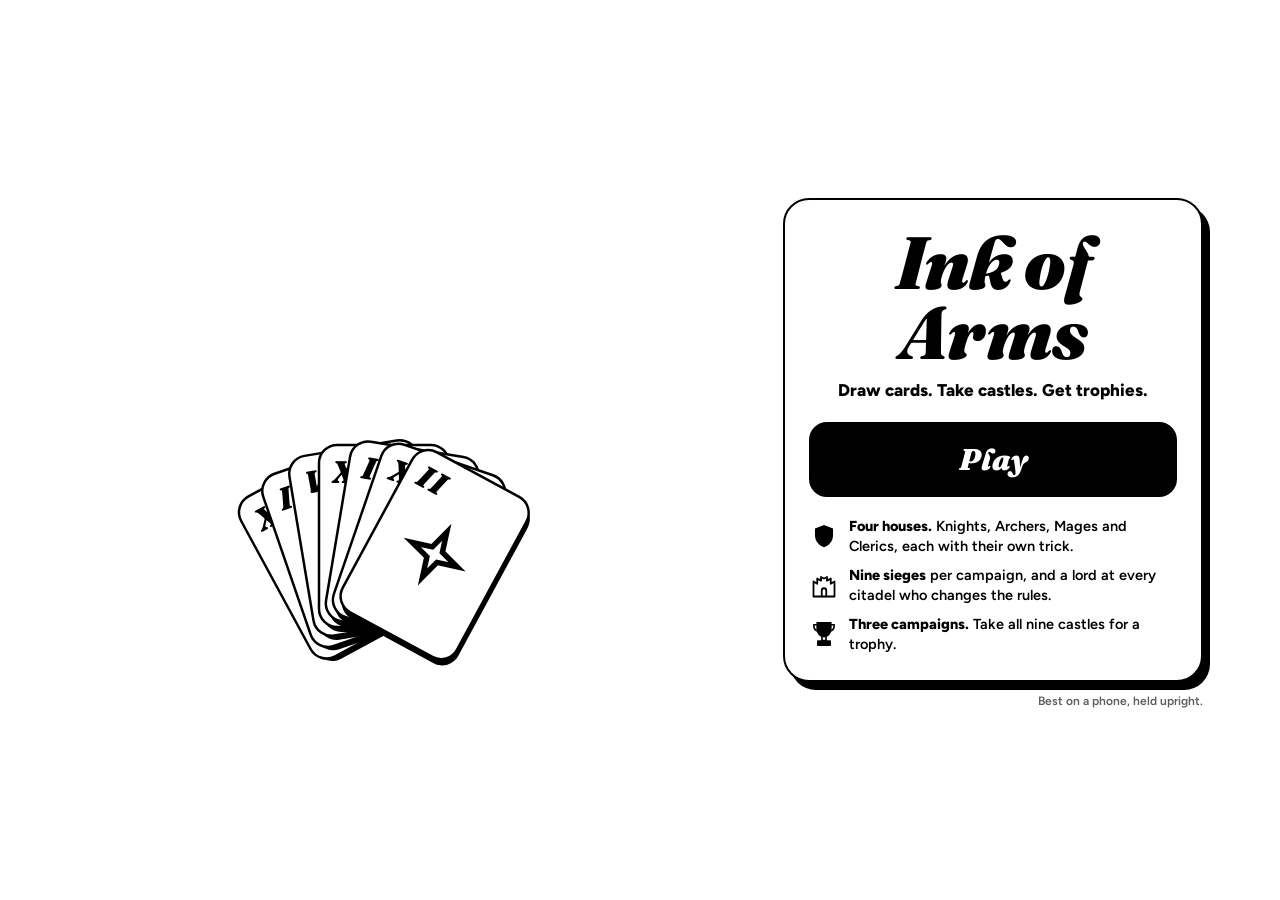
<file: index.html>
<!doctype html>
<html lang="en">
<head>
<meta charset="utf-8">
<meta name="viewport" content="width=device-width, initial-scale=1, viewport-fit=cover">
<title>Ink of Arms: draw cards, take castles, get trophies</title>
<meta name="description" content="A minimal ink-drawn card game. Four houses of soldiers, nine sieges, and relics that bend the rules.">
<meta name="theme-color" content="#ffffff">
<link rel="manifest" href="/manifest.webmanifest">
<link rel="icon" type="image/svg+xml" href="/icons/icon.svg">
<meta name="apple-mobile-web-app-capable" content="yes">
<meta name="mobile-web-app-capable" content="yes">
<meta name="apple-mobile-web-app-title" content="Ink of Arms">
<meta property="og:type" content="website">
<meta property="og:site_name" content="Ink of Arms">
<meta property="og:title" content="Ink of Arms">
<meta property="og:description" content="Draw cards. Take castles. Get trophies.">
<link rel="preconnect" href="https://fonts.googleapis.com">
<link rel="preconnect" href="https://fonts.gstatic.com" crossorigin>
<link href="https://fonts.googleapis.com/css2?family=Fraunces:ital,opsz,wght@1,9..144,900&family=Figtree:wght@600;800&display=swap" rel="stylesheet">
<style>
:root{--paper:#fff;--ink:#000;--soft:#5c5c5c;--display:"Fraunces",Georgia,serif;--ui:"Figtree",system-ui,-apple-system,"Segoe UI",sans-serif;color-scheme:light;box-sizing:border-box}
@media (prefers-color-scheme:dark){:root:not([data-theme="light"]){--paper:#fff;--ink:#000;--soft:#5c5c5c}}
*,*::before,*::after{box-sizing:inherit}
html,body{margin:0;min-height:100%;background:var(--paper);color:var(--ink);font-family:var(--ui)}
canvas{position:fixed;inset:0;width:100%;height:100%;display:block;z-index:0}
main{position:relative;z-index:1;min-height:100vh;min-height:100dvh;display:grid;place-items:end center;align-content:end;padding:24px 16px calc(env(safe-area-inset-bottom,0px) + 18px)}
@media (min-aspect-ratio:1/1){main{place-items:center end;align-content:center;padding-right:6vw}}
.card{width:min(420px,100%);background:var(--paper);border:2.5px solid var(--ink);border-radius:26px;box-shadow:7px 8px 0 var(--ink);padding:28px 24px 22px;text-align:center;
  animation:in .8s cubic-bezier(.3,.7,.3,1) both .2s}
@keyframes in{0%{opacity:0;transform:translateY(60px) scale(.8,1.2)}55%{opacity:1;transform:translateY(-8px) scale(1.04,.96)}78%{transform:translateY(2px) scale(.99,1.01)}100%{transform:none}}
h1{font-family:var(--display);font-style:italic;font-weight:900;font-size:clamp(50px,14vw,74px);line-height:.95;margin:0;letter-spacing:-.01em}
.tag{font-weight:800;font-size:17px;margin:12px 0 22px}
.play{display:block;width:100%;background:var(--ink);color:var(--paper);text-decoration:none;border-radius:18px;padding:17px 20px;font-family:var(--display);font-style:italic;font-weight:900;font-size:30px;
  border:2.5px solid var(--ink);transition:transform .22s cubic-bezier(.34,1.56,.64,1)}
.play:hover{transform:translateY(-2px)}
.play:active{transform:scale(1.04,.9)}
.play:focus-visible{outline:3px solid var(--ink);outline-offset:4px}
.feats{list-style:none;padding:0;margin:20px 0 4px;display:grid;gap:10px;text-align:left}
.feats li{display:grid;grid-template-columns:30px 1fr;gap:10px;align-items:center;font-weight:600;font-size:14.5px;line-height:1.35}
.feats svg{width:30px;height:30px}
.feats b{font-weight:800}
footer{margin-top:12px;font-size:12px;font-weight:600;color:var(--soft)}
@media (prefers-reduced-motion:reduce){.card{animation:none}}
</style>
</head>
<body>
<canvas id="c" aria-hidden="true"></canvas>
<main>
  <div class="card">
    <h1>Ink of Arms</h1>
    <p class="tag">Draw cards. Take castles. Get trophies.</p>
    <a class="play" href="/play/">Play</a>
    <ul class="feats">
      <li><svg viewBox="0 0 40 40" aria-hidden="true"><path d="M20 4 32 8.5v9c0 8-5.2 13.5-12 16-6.8-2.5-12-8-12-16v-9z" fill="#000"/></svg><span><b>Four houses.</b> Knights, Archers, Mages and Clerics, each with their own trick.</span></li>
      <li><svg viewBox="0 0 40 40" aria-hidden="true"><g fill="none" stroke="#000" stroke-width="2.4" stroke-linejoin="round" stroke-linecap="round"><path d="M6 34V14l5 3V10l5 3V8l4 2 4-2v5l5-3v7l5-3v20z"/><path d="M17 34v-8a3 3 0 0 1 6 0v8"/></g></svg><span><b>Nine sieges</b> per campaign, and a lord at every citadel who changes the rules.</span></li>
      <li><svg viewBox="0 0 40 44" aria-hidden="true"><g stroke="#000" stroke-width="2.4" stroke-linejoin="round" stroke-linecap="round"><path d="M10 7H5c0 6 3 9 6.5 9.5M30 7h5c0 6-3 9-6.5 9.5" fill="none"/><path d="M10 4h20v9c0 7-4.5 11-10 11S10 20 10 13z" fill="#000"/><path d="M17 24h6v6h-6z" fill="#fff"/><path d="M11 31h18v6H11z" fill="#000"/></g></svg><span><b>Three campaigns.</b> Take all nine castles for a trophy.</span></li>
    </ul>
  </div>
  <footer>Best on a phone, held upright.</footer>
</main>
<script>
if('serviceWorker' in navigator&&location.protocol==='https:') navigator.serviceWorker.register('/sw.js').catch(()=>{});
/* ---------- a hand of ink cards fanning open and closed behind the card ---------- */
(()=>{
  const cv=document.getElementById('c'), ctx=cv.getContext('2d');
  const still=matchMedia('(prefers-reduced-motion: reduce)').matches;
  const MARKS=[
    new Path2D('M12 2.2 20.2 5.2v6.2c0 5.3-3.5 9-8.2 10.6-4.7-1.6-8.2-5.3-8.2-10.6V5.2z'),
    new Path2D('M12 1.8 17.2 8.6h-3.4v8.2l3.4 3.6v1.8L12 19.6l-5.2 2.6v-1.8l3.4-3.6V8.6H6.8z'),
    new Path2D('M12 1.8 14.3 9.7 22.2 12l-7.9 2.3L12 22.2l-2.3-7.9L1.8 12l7.9-2.3z'),
    new Path2D('M5.5 2.5h13c0 5.4-2.7 8.8-5 9.7v4.6l3.8 3v1.7H6.7v-1.7l3.8-3v-4.6c-2.3-.9-5-4.3-5-9.7z')];
  const NUM=['XIII','IX','VII','XII','IV','X','II'];
  let W=0,H=0,D=1;
  function resize(){ D=Math.min(2,devicePixelRatio||1); W=innerWidth; H=innerHeight; cv.width=W*D; cv.height=H*D; }
  addEventListener('resize',resize); resize();
  function rr(x,y,w,h,r){ ctx.beginPath(); ctx.moveTo(x+r,y); ctx.arcTo(x+w,y,x+w,y+h,r); ctx.arcTo(x+w,y+h,x,y+h,r); ctx.arcTo(x,y+h,x,y,r); ctx.arcTo(x,y,x+w,y,r); ctx.closePath(); }
  function card(i,cw,ch){
    ctx.fillStyle='#000'; rr(-cw/2+4,-ch+5,cw,ch,cw*.14); ctx.fill();
    ctx.fillStyle='#fff'; ctx.strokeStyle='#000'; ctx.lineWidth=2.5; rr(-cw/2,-ch,cw,ch,cw*.14); ctx.fill(); ctx.stroke();
    ctx.fillStyle='#000'; ctx.font=`italic 900 ${cw*.24}px Fraunces, Georgia, serif`; ctx.textBaseline='top'; ctx.fillText(NUM[i],-cw/2+cw*.1,-ch+cw*.1);
    const m=MARKS[i%4], s=cw*.46/24; ctx.save(); ctx.translate(-12*s,-ch*.5-12*s); ctx.scale(s,s);
    if(i%4<2){ ctx.fill(m); } else { ctx.fillStyle='#fff'; ctx.fill(m); ctx.lineWidth=2/s*s*1.1; ctx.stroke(m); }
    ctx.restore();
  }
  function frame(t){
    ctx.setTransform(D,0,0,D,0,0); ctx.clearRect(0,0,W,H);
    const land=W>H, cw=Math.min(land?H*.2:W*.24,130), ch=cw*1.4;
    const cx=land?W*.3:W/2, cy=land?H*.72:H*.36;
    const open=still?1:.72+.28*Math.sin(t/1400), n=NUM.length;
    for(let i=0;i<n;i++){
      const k=i-(n-1)/2, a=k*.17*open, bob=still?0:Math.sin(t/700+i*.9)*3;
      ctx.save(); ctx.translate(cx,cy); ctx.rotate(a); ctx.translate(0,bob-ch*.1); card(i,cw,ch); ctx.restore();
    }
    if(!still) requestAnimationFrame(frame);
  }
  requestAnimationFrame(frame);
})();
</script>
</body>
</html>
</file>
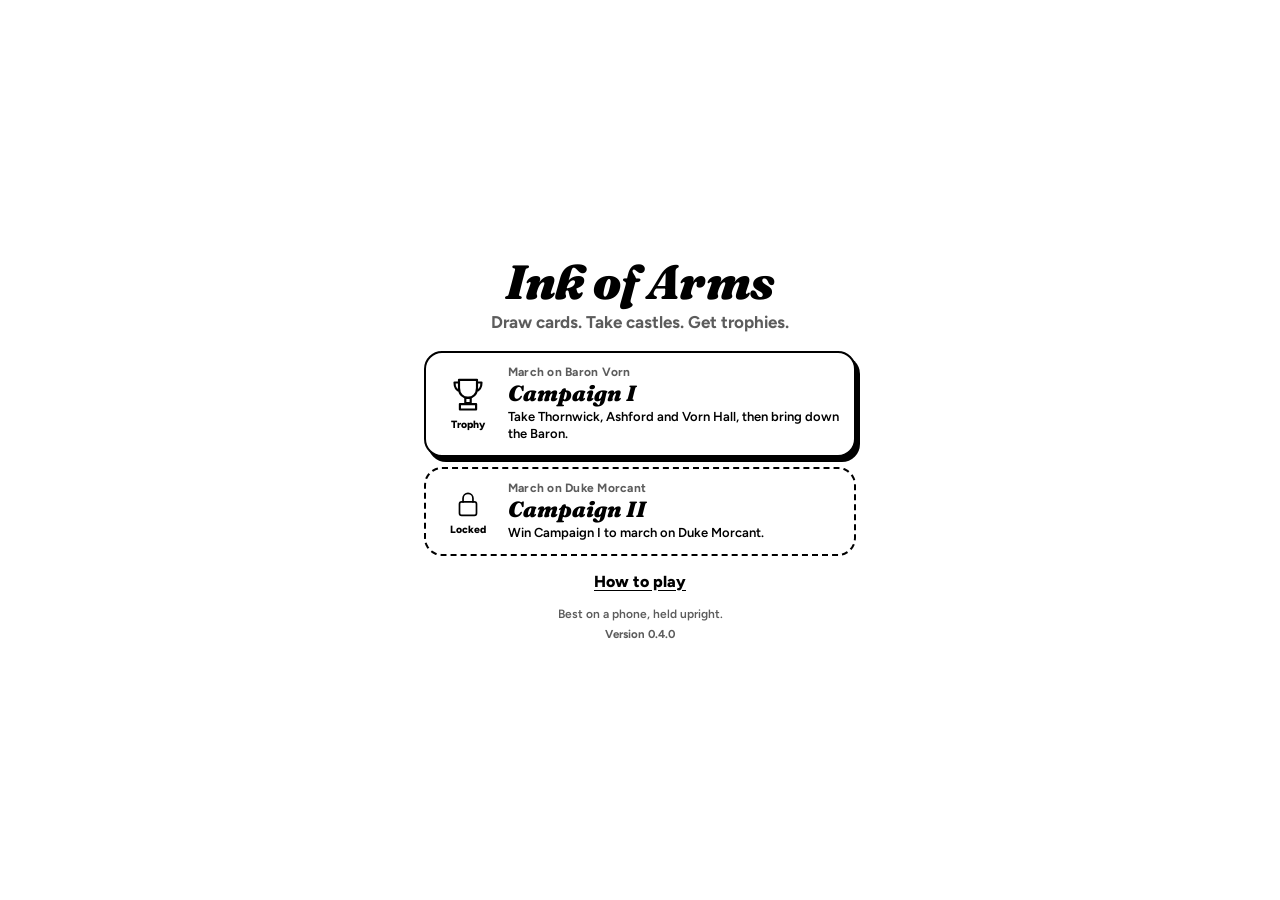
<file: play/index.html>
<!DOCTYPE html>
<html lang="en">
<head>
<meta charset="utf-8">
<meta name="viewport" content="width=device-width, initial-scale=1, viewport-fit=cover">
<title>Ink of Arms: draw cards, take castles, get trophies</title>
<meta name="theme-color" content="#ffffff">
<meta name="description" content="Draw cards. Take castles. Get trophies.">
<link rel="manifest" href="/manifest.webmanifest">
<link rel="icon" type="image/svg+xml" href="/icons/icon.svg">
<meta name="apple-mobile-web-app-capable" content="yes">
<meta name="mobile-web-app-capable" content="yes">
<meta name="apple-mobile-web-app-title" content="Ink of Arms">
<meta name="apple-mobile-web-app-status-bar-style" content="default">
<link rel="preconnect" href="https://fonts.googleapis.com">
<link rel="preconnect" href="https://fonts.gstatic.com" crossorigin>
<link href="https://fonts.googleapis.com/css2?family=Fraunces:ital,opsz,wght@0,9..144,500;0,9..144,800;0,9..144,900;1,9..144,900&family=Figtree:wght@500;600;700;800&display=swap" rel="stylesheet">
<link rel="stylesheet" href="styles.css">
</head>
<body>


<section id="title" class="screen on">
  <div class="panel" style="animation:none;box-shadow:none;border:0;padding:8px 4px">
    <h1 class="logo">Ink of Arms</h1>
    <p class="tag">Draw cards. Take castles. Get trophies.</p>
    <div class="events" id="invs"></div>
    <div id="resnote"></div>
    <button class="linkbtn" id="howBtn">How to play</button>
    <div class="foot-note">Best on a phone, held upright.</div>
    <div class="ver" id="ver"></div>
  </div>
</section>

<section id="intro" class="screen">
  <div class="panel" id="introPanel">
    <div class="prog" id="pips"></div>
    <div class="sub" id="introWhere"></div>
    <p class="story" id="introStory"></p>
    <h2 id="introKind" style="margin-top:4px"></h2>
    <div class="sub" id="introPlace" style="margin-top:4px"></div>
    <div class="big" id="introTarget" style="margin-top:14px"></div>
    <p style="margin-top:2px">damage to breach the walls</p>
    <div class="how" id="introBoss"></div>
    <p id="introReward" style="font-size:13px"></p>
    <button class="btn" id="sitBtn">Lay siege</button>
  </div>
</section>

<section id="game" class="screen">
  <div class="top">
    <div>
      <div class="hn" id="kind"></div>
      <div class="sub" id="where"></div>
    </div>
    <div class="pts"><div class="pv" id="scoreNow">0</div><div class="sub" id="scoreNeed"></div></div>
  </div>
  <div class="bar"><i id="barFill"></i></div>
  <p class="bossnote" id="bossNote"></p>
  <div class="jokers" id="jokers"></div>
  <div class="stage" id="stage">
    <button id="pause" type="button" aria-label="Pause">
      <svg viewBox="0 0 32 32" aria-hidden="true"><rect x="9" y="8" width="5" height="16" rx="1.5" fill="currentColor"/><rect x="18" y="8" width="5" height="16" rx="1.5" fill="currentColor"/></svg>
    </button>
    <div class="played" id="played"></div>
    <div class="readout">
      <div class="hname" id="hname"></div>
      <div class="cxm">
        <div><div class="pill chips" id="chips">0</div><span class="pill-l">chips</span></div>
        <span class="times">×</span>
        <div><div class="pill mult" id="mult">0</div><span class="pill-l">mult</span></div>
      </div>
    </div>
  </div>
  <div class="hand" id="hand"></div>
  <div class="actions">
    <button class="btn ghost" id="discardBtn">Discard<small id="discardsLeft"></small></button>
    <button class="btn ghost" id="sortBtn" aria-label="Sort hand">Sort<small id="sortMode">rank</small></button>
    <button class="btn" id="playBtn">Attack<small id="handsLeft"></small></button>
  </div>
  <div class="foot">
    <span class="money" id="money">$4</span>
    <span class="sub" id="deckCount"></span>
    <button class="linkbtn" id="handsBtn">Codex</button>
  </div>
</section>

<section id="shop" class="screen">
  <div class="shophead"><h2>The armory</h2></div>
  <div class="wallet"><small>Your purse</small><b id="shopMoney"></b></div>
  <div class="label">Your relics. Tap one to move or sell it</div>
  <div class="jokers" id="shopJokers"></div>
  <div class="label">For sale</div>
  <div class="shoplist" id="shelf"></div>
  <div class="shopbtns">
    <button class="btn ghost" id="rerollBtn">Restock</button>
    <button class="btn" id="nextBtn">March on</button>
  </div>
</section>

<div class="veil" id="veil"><div class="panel" id="sheet"></div></div>

<!-- Order matters: each script can only use what the scripts above it define while loading. main.js is always last. -->
<script src="js/config.js"></script>
<script src="js/engine.js"></script>
<script src="js/art.js"></script>
<script src="js/ui.js"></script>
<script src="js/siege.js"></script>
<script src="js/screens.js"></script>
<script src="js/main.js"></script>
</body>
</html>
</file>
<file: play/styles.css>
/* Ink of Arms. Paper-and-ink look shared with Ink Nine and Ink Rally: white paper, black ink, no other colors. */
:root{
  --paper:#ffffff; --ink:#000000; --soft:#5c5c5c;
  --display:"Fraunces", Georgia, "Times New Roman", serif;
  --ui:"Figtree", system-ui, -apple-system, "Segoe UI", sans-serif;
  --spring:cubic-bezier(.34,1.56,.64,1); --settle:cubic-bezier(.3,.7,.3,1);
  color-scheme:light; box-sizing:border-box;
  padding-top:env(safe-area-inset-top,0px); padding-bottom:env(safe-area-inset-bottom,0px);
}
@media (prefers-color-scheme: dark){ :root:not([data-theme="light"]){ --paper:#ffffff; --ink:#000000; --soft:#5c5c5c; } }
:root[data-theme="dark"]{ --paper:#ffffff; --ink:#000000; --soft:#5c5c5c; }
*,*::before,*::after{ box-sizing:inherit; }
html{ height:100%; scroll-padding-top:env(safe-area-inset-top,0px); }
html,body{ margin:0; height:100%; background:var(--paper); color:var(--ink); font-family:var(--ui); overflow:hidden; overscroll-behavior:none;
  -webkit-user-select:none; user-select:none; -webkit-touch-callout:none; -webkit-tap-highlight-color:transparent; }
button{ appearance:none; font:inherit; color:inherit; background:none; border:0; padding:0; cursor:pointer; }
.hidden{ display:none !important; }

@keyframes bump{0%{transform:scale(1)}30%{transform:scale(1.3,.78)}55%{transform:scale(.9,1.14)}78%{transform:scale(1.04,.97)}100%{transform:scale(1)}}
@keyframes cardIn{0%{transform:translateY(60vh) scale(.7,1.3)}55%{transform:translateY(-10px) scale(1.06,.94)}75%{transform:translateY(3px) scale(.98,1.02)}100%{transform:none}}
@keyframes pickIn{0%{opacity:0;transform:translateY(24px) scale(.9,1.12)}60%{opacity:1;transform:translateY(-3px) scale(1.03,.97)}100%{opacity:1;transform:none}}
@keyframes rowIn{0%{opacity:0;transform:translateX(-18px)}70%{opacity:1;transform:translateX(3px)}100%{opacity:1;transform:none}}
@keyframes trophyIn{0%{opacity:0;transform:translateY(-120px) scale(.7,1.3)}45%{opacity:1;transform:translateY(0) scale(1.25,.72)}62%{transform:translateY(-14px) scale(.9,1.12)}78%{transform:translateY(0) scale(1.06,.95)}100%{transform:none}}
@keyframes nope{0%,100%{transform:translateX(0)}25%{transform:translateX(-4px)}75%{transform:translateX(4px)}}
@keyframes bought{0%{transform:scale(1)}30%{transform:scale(1.05,.9);background:var(--ink);color:var(--paper)}60%{transform:scale(.98,1.04)}100%{transform:none}}
.bump{ animation:bump .4s ease-out; }
.nope{ animation:nope .3s; }

.screen{ position:absolute; inset:0; display:none; flex-direction:column; max-width:480px; margin:0 auto;
  padding:calc(env(safe-area-inset-top,0px) + 12px) 16px calc(env(safe-area-inset-bottom,0px) + 12px); }
.screen.on{ display:flex; }

/* ---------- shared pieces from Ink Nine / Ink Rally ---------- */
.panel{ background:var(--paper); border:2.5px solid var(--ink); border-radius:24px; box-shadow:7px 8px 0 var(--ink);
  padding:22px 18px 18px; width:min(440px,100%); text-align:center; animation:cardIn .6s var(--settle); }
.panel h2{ font-family:var(--display); font-weight:900; font-style:italic; font-size:34px; line-height:1.05; margin:0; }
.panel p{ margin:6px 0 16px; font-weight:700; color:var(--soft); line-height:1.4; }
.panel h3{ font-family:var(--display); font-weight:800; font-size:20px; margin:4px 0 10px; text-align:left; }
.logo{ font-family:var(--display); font-style:italic; font-weight:900; font-size:48px; line-height:.95; letter-spacing:-.01em; margin:0 0 4px; }
.tag{ font-weight:800; font-size:17px; margin:10px 0 4px; }
.big{ font-family:var(--display); font-weight:900; font-size:52px; line-height:1; margin:4px 0 2px; font-variant-numeric:tabular-nums; }
.btn{ appearance:none; border:2.5px solid var(--ink); background:var(--ink); color:var(--paper); border-radius:14px; padding:13px 22px;
  font-family:var(--ui); font-weight:800; font-size:16px; cursor:pointer; width:100%; line-height:1.1; transition:transform .2s var(--spring); }
.btn small{ display:block; font-size:11px; font-weight:700; opacity:.8; margin-top:3px; }
.btn:active{ transform:scale(1.04,.9); }
.btn.ghost{ background:var(--paper); color:var(--ink); }
.btn:disabled{ opacity:.3; cursor:default; transform:none; }
.btn:focus-visible,.event:focus-visible,.linkbtn:focus-visible,.card:focus-visible,.joker:focus-visible,.sbuy:focus-visible{ outline:3px solid var(--ink); outline-offset:3px; }
.linkbtn{ appearance:none; border:0; background:none; padding:2px 4px; font:inherit; font-weight:800; color:var(--ink); text-decoration:underline; text-underline-offset:3px; cursor:pointer; }
.how{ text-align:left; font-size:13px; font-weight:600; border:1.5px dashed var(--ink); border-radius:12px; padding:10px 12px; margin:0 0 14px; line-height:1.45; }
.how p{ margin:0 0 8px !important; color:var(--ink) !important; font-weight:600 !important; }
.how p:last-child{ margin:0 !important; }
.tw{ display:inline-block; vertical-align:middle; font-family:var(--ui); font-style:normal; font-size:12px; font-weight:800; background:var(--ink); color:var(--paper); border-radius:999px; padding:4px 9px; margin-left:6px; transform:translateY(-3px); }
.sub{ font-size:13px; font-weight:700; color:var(--soft); line-height:1.25; }

/* ---------- home ---------- */
#title{ justify-content:center; align-items:center; overflow:auto; }
.events{ display:grid; gap:10px; margin:16px 0 14px; }
.event{ display:grid; grid-template-columns:auto 1fr; gap:12px; align-items:center; text-align:left; border:2.5px solid var(--ink); border-radius:18px; padding:12px 14px;
  background:var(--paper); box-shadow:4px 5px 0 var(--ink); animation:pickIn .55s var(--settle) both; transition:transform .2s var(--spring); }
.event:active{ transform:scale(1.03,.94); }
.event.locked{ border-style:dashed; box-shadow:none; opacity:.55; cursor:default; }
.tw-wrap{ display:flex; flex-direction:column; align-items:center; gap:2px; min-width:56px; }
.tw-wrap svg{ width:36px; height:40px; }
.tw-wrap small{ font-size:10.5px; font-weight:800; }
.ev{ display:grid; gap:3px; }
.ev b{ font-family:var(--display); font-style:italic; font-weight:900; font-size:22px; line-height:1.05; }
.ev i{ font-style:normal; font-size:12px; font-weight:700; color:var(--soft); letter-spacing:.02em; }
.ev span{ font-size:13px; font-weight:600; line-height:1.35; }
.foot-note{ font-size:12px; font-weight:600; color:var(--soft); margin-top:14px; }

/* ---------- siege intro ---------- */
#intro{ justify-content:center; align-items:center; }
.prog{ display:flex; gap:6px; justify-content:center; margin:0 0 14px; }
.prog i{ width:12px; height:12px; border:2px solid var(--ink); border-radius:50%; }
.prog i.done{ background:var(--ink); }
.prog i.now{ background:var(--ink); transform:scale(1.35); }
.prog i.gap{ width:6px; border:0; }
.prog i.cit{ border-radius:3px; }
.prog i.crown{ width:20px; height:14px; border:0; border-radius:0; display:grid; place-items:center; }
.prog i.crown svg{ width:20px; height:12px; color:var(--ink); }
.prog i.crown.done svg path,.prog i.crown.now svg path{ fill:var(--ink); }
.prog i.crown.now,.prog i.crown.done{ background:none; }
.story{ font-family:var(--ui); font-weight:600; font-size:14px; line-height:1.35; color:var(--ink) !important; margin:10px 0 12px !important; }

/* ---------- siege ---------- */
#game{ gap:10px; }
.top{ display:grid; grid-template-columns:1fr auto; gap:8px; align-items:start; }
.hn{ font-family:var(--display); font-weight:800; font-size:30px; line-height:1; letter-spacing:-.01em; }
.hn.boss{ font-style:italic; font-weight:900; }
.top .sub{ margin-top:4px; }
.pts{ text-align:right; min-width:64px; }
.pv{ font-family:var(--display); font-weight:800; font-size:30px; line-height:1; font-variant-numeric:tabular-nums; display:inline-block; transform-origin:100% 80%; }
.bar{ position:relative; height:12px; border:2px solid var(--ink); border-radius:999px; overflow:hidden; }
.bar i{ position:absolute; inset:0 auto 0 0; width:0; background:var(--ink); transition:width .5s var(--spring); }
.bossnote{ position:relative; margin:0; text-align:left; font-size:13px; font-weight:700; border:1.5px dashed var(--ink); border-radius:12px; padding:8px 12px; line-height:1.35; }

.jokers{ display:flex; gap:7px; height:86px; flex:none; padding:0 4px 5px 0; }
.jslot{ flex:1; min-width:0; border:2px dashed var(--ink); border-radius:12px; opacity:.3; }
.joker{ position:relative; flex:1; min-width:0; background:var(--paper); border:2px solid var(--ink); border-radius:12px; box-shadow:3px 4px 0 var(--ink);
  display:flex; flex-direction:column; align-items:center; justify-content:center; gap:4px; padding:4px; animation:pickIn .5s var(--settle) both; transition:transform .2s var(--spring); }
.joker:active{ transform:scale(1.06,.9); }
.joker svg{ width:auto; height:46%; max-width:70%; }
.joker .jn{ font-family:var(--display); font-style:italic; font-weight:900; font-size:11.5px; line-height:1; text-align:center; }
.joker .rar{ position:absolute; top:5px; right:5px; display:flex; gap:2px; }
.rar i{ width:6px; height:6px; border-radius:50%; background:var(--ink); }

/* The pause button, copied from Ink Nine. Here it sits in the top corner of the stage. */
#pause{position:absolute;right:2px;top:0;z-index:6;width:44px;height:44px;border-radius:50%;
  border:2.5px solid var(--ink);background:var(--paper);color:var(--ink);box-shadow:3px 4px 0 var(--ink);display:grid;place-items:center;cursor:pointer;padding:0;
  transition:transform .28s cubic-bezier(.34,1.56,.64,1),opacity .2s}
#pause svg{width:26px;height:26px}
#pause:active{transform:scale(1.12,.86)}
#pause:disabled{opacity:.3;cursor:default}
#pause:focus-visible{outline:3px solid var(--ink);outline-offset:4px}
.evn{font-size:12px !important;font-weight:800 !important;color:var(--ink) !important;margin:0 0 4px !important}
.resnote{font-size:12px;font-weight:600;color:var(--soft);margin:-4px 0 10px;line-height:1.4}
.ev .saved strong{font-weight:800}
.stage{ position:relative; flex:1; min-height:140px; display:flex; flex-direction:column; align-items:center; justify-content:center; gap:12px; }
.played{ display:flex; gap:8px; justify-content:center; min-height:calc(var(--cw) * 1.4); }
.readout{ display:flex; flex-direction:column; align-items:center; gap:8px; }
.hname{ font-family:var(--display); font-style:italic; font-weight:900; font-size:24px; min-height:30px; line-height:1.2; }
.hname .note{ font-family:var(--ui); font-style:normal; font-size:13px; font-weight:700; color:var(--soft); }
.cxm{ display:flex; align-items:center; gap:10px; }
.pill{ min-width:88px; padding:7px 12px; border:2.5px solid var(--ink); border-radius:14px; font-family:var(--display); font-weight:900;
  font-size:26px; line-height:1; text-align:center; font-variant-numeric:tabular-nums; box-shadow:3px 4px 0 var(--ink); }
.pill.chips{ background:var(--paper); color:var(--ink); }
.pill.mult{ background:var(--ink); color:var(--paper); }
.pill-l{ display:block; font-family:var(--ui); font-size:10.5px; font-weight:800; text-align:center; margin-top:5px; }
.times{ font-family:var(--display); font-weight:900; font-size:22px; margin-bottom:18px; }

.hand{ position:relative; flex:none; height:calc(var(--cw) * 1.4 + 60px); display:flex; justify-content:center; align-items:flex-end; padding-bottom:24px; }
.card{ position:relative; width:var(--cw); height:calc(var(--cw) * 1.4); background:var(--paper); border:2px solid var(--ink); border-radius:12px; flex:none;
  box-shadow:3px 4px 0 var(--ink); transition:transform .28s var(--spring), box-shadow .2s; touch-action:manipulation; }
.hand .card{ margin:0 calc(var(--overlap) * -1); }
.hand .card.picked{ box-shadow:5px 8px 0 var(--ink); }
.card .rk{ position:absolute; top:5px; left:6px; font-family:var(--display); font-style:italic; font-weight:900; font-size:calc(var(--cw) * .25); line-height:1; letter-spacing:-.02em; }
.card .mini{ position:absolute; top:calc(var(--cw) * .25 + 8px); left:6px; width:17%; }
.card .big{ position:absolute; left:50%; top:54%; transform:translate(-50%,-50%); width:44%; }
.card .big.royal{ top:62%; width:36%; }
.card .crown{ position:absolute; left:50%; top:26%; transform:translateX(-50%); width:36%; }
.card .ttl{ position:absolute; left:0; right:0; bottom:5px; text-align:center; font-family:var(--ui); font-weight:800; font-size:calc(var(--cw) * .14); line-height:1; }
.card .blot{ position:absolute; inset:14% 8%; pointer-events:none; }
.float{ position:absolute; left:50%; top:-10px; transform:translateX(-50%); font-family:var(--display); font-weight:900; font-size:18px; white-space:nowrap;
  pointer-events:none; z-index:5; text-shadow:0 0 3px #fff,0 0 3px #fff,0 0 6px #fff; }
.float.m{ background:var(--ink); color:var(--paper); border-radius:999px; padding:3px 9px; font-size:15px; text-shadow:none; }

.actions{ display:grid; grid-template-columns:1fr auto 1fr; gap:8px; align-items:stretch; }
.actions .btn{ padding:11px 10px; }
.actions #sortBtn{ padding:11px 14px; }
.foot{ display:flex; justify-content:space-between; align-items:center; }
.money{ font-family:var(--display); font-weight:900; font-size:24px; font-variant-numeric:tabular-nums; display:inline-block; }

/* ---------- overlay cards ---------- */
.veil{ position:fixed; inset:0; z-index:30; display:none; overflow-y:auto; background:rgba(255,255,255,.78);
  padding:calc(env(safe-area-inset-top,0px) + 16px) 16px calc(env(safe-area-inset-bottom,0px) + 16px); }
.veil.on{ display:grid; }
.veil .panel{ margin:auto; }
.twobtn{ display:flex; gap:8px; margin-top:8px; } .twobtn .btn{ flex:1; }
.panel > .btn + .btn{ margin-top:8px; }
.board{ border:2px solid var(--ink); border-radius:14px; overflow:hidden; margin:0 0 16px; text-align:left; }
.board .row{ display:grid; grid-template-columns:1fr auto; align-items:center; gap:10px; padding:9px 12px; border-top:1.5px solid var(--ink); animation:rowIn .45s var(--settle) both; }
.board .row:first-child{ border-top:0; }
.board .row.me{ background:var(--ink); color:var(--paper); }
.board .nm{ font-weight:800; font-size:14px; line-height:1.2; }
.board .nm small{ display:block; font-weight:600; font-size:12px; opacity:.75; margin-top:2px; }
.board b{ font-family:var(--display); font-weight:900; font-size:19px; text-align:right; font-variant-numeric:tabular-nums; }
.board .ic{ width:22px; height:22px; flex:none; }
.award{ display:grid; place-items:center; margin:4px 0 12px; }
.award .troph{ width:96px; height:106px; animation:trophyIn 1s var(--settle) both .2s; transform-origin:50% 100%; }
.award p{ margin:6px 0 0 !important; font-family:var(--display); font-style:italic; font-weight:900; font-size:22px; color:var(--ink) !important; }
.relicHead{ display:grid; grid-template-columns:56px 1fr; gap:12px; align-items:center; text-align:left; margin-bottom:12px; }
.relicHead .sid{ width:56px; height:56px; }
.relicHead h2{ font-size:28px !important; }

/* ---------- armory ---------- */
#shop{ gap:12px; overflow:auto; }
.shophead{ display:flex; justify-content:space-between; align-items:baseline; }
.shophead h2{ font-family:var(--display); font-style:italic; font-weight:900; font-size:34px; margin:0; }
.wallet{ display:flex; justify-content:space-between; align-items:baseline; border:2px solid var(--ink); border-radius:14px; padding:8px 14px; }
.wallet small{ font-size:12px; font-weight:800; }
.wallet b{ font-family:var(--display); font-weight:900; font-size:26px; font-variant-numeric:tabular-nums; display:inline-block; }
.label{ font-size:12px; font-weight:800; margin:2px 0 -4px; }
.shoplist{ display:grid; gap:8px; }
.srow{ display:grid; grid-template-columns:44px 1fr auto; gap:10px; align-items:center; border:2px solid var(--ink); border-radius:14px; padding:9px 10px; animation:rowIn .45s var(--settle) both; }
.srow.sold{ border-style:dashed; opacity:.5; }
.srow.flash{ animation:bought .55s var(--settle); }
.sid{ display:grid; place-items:center; border:2px solid var(--ink); border-radius:10px; width:44px; height:44px; }
.sid svg{ width:32px; height:32px; }
.sinfo b{ display:block; font-family:var(--display); font-style:italic; font-weight:900; font-size:18px; line-height:1.1; }
.sinfo small{ display:block; font-size:12.5px; font-weight:600; line-height:1.35; margin-top:2px; }
.sinfo i{ display:block; font-style:normal; font-size:11px; font-weight:700; color:var(--soft); margin-bottom:1px; }
.sbuy{ border:2px solid var(--ink); background:var(--ink); color:var(--paper); border-radius:12px; padding:6px 10px; font-family:var(--display); font-weight:900; font-size:18px;
  line-height:1.05; text-align:center; min-width:70px; transition:transform .2s var(--spring); }
.sbuy small{ display:block; font-family:var(--ui); font-size:10px; font-weight:700; opacity:.8; }
.sbuy[aria-disabled="true"]{ background:var(--paper); color:var(--ink); opacity:.45; }
.sbuy:active{ transform:scale(1.08,.88); }
.shopbtns{ display:grid; grid-template-columns:1fr 1.4fr; gap:8px; margin-top:auto; }

.splat{ position:fixed; pointer-events:none; z-index:-1; }
@media (prefers-reduced-motion: reduce){
  .panel,.event,.joker,.board .row,.srow,.award .troph,.bump{ animation:none; }
  .card,.bar i{ transition:none; }
}
.ver{ font-size:11.5px; font-weight:700; color:var(--soft); margin-top:6px; }
</file>
